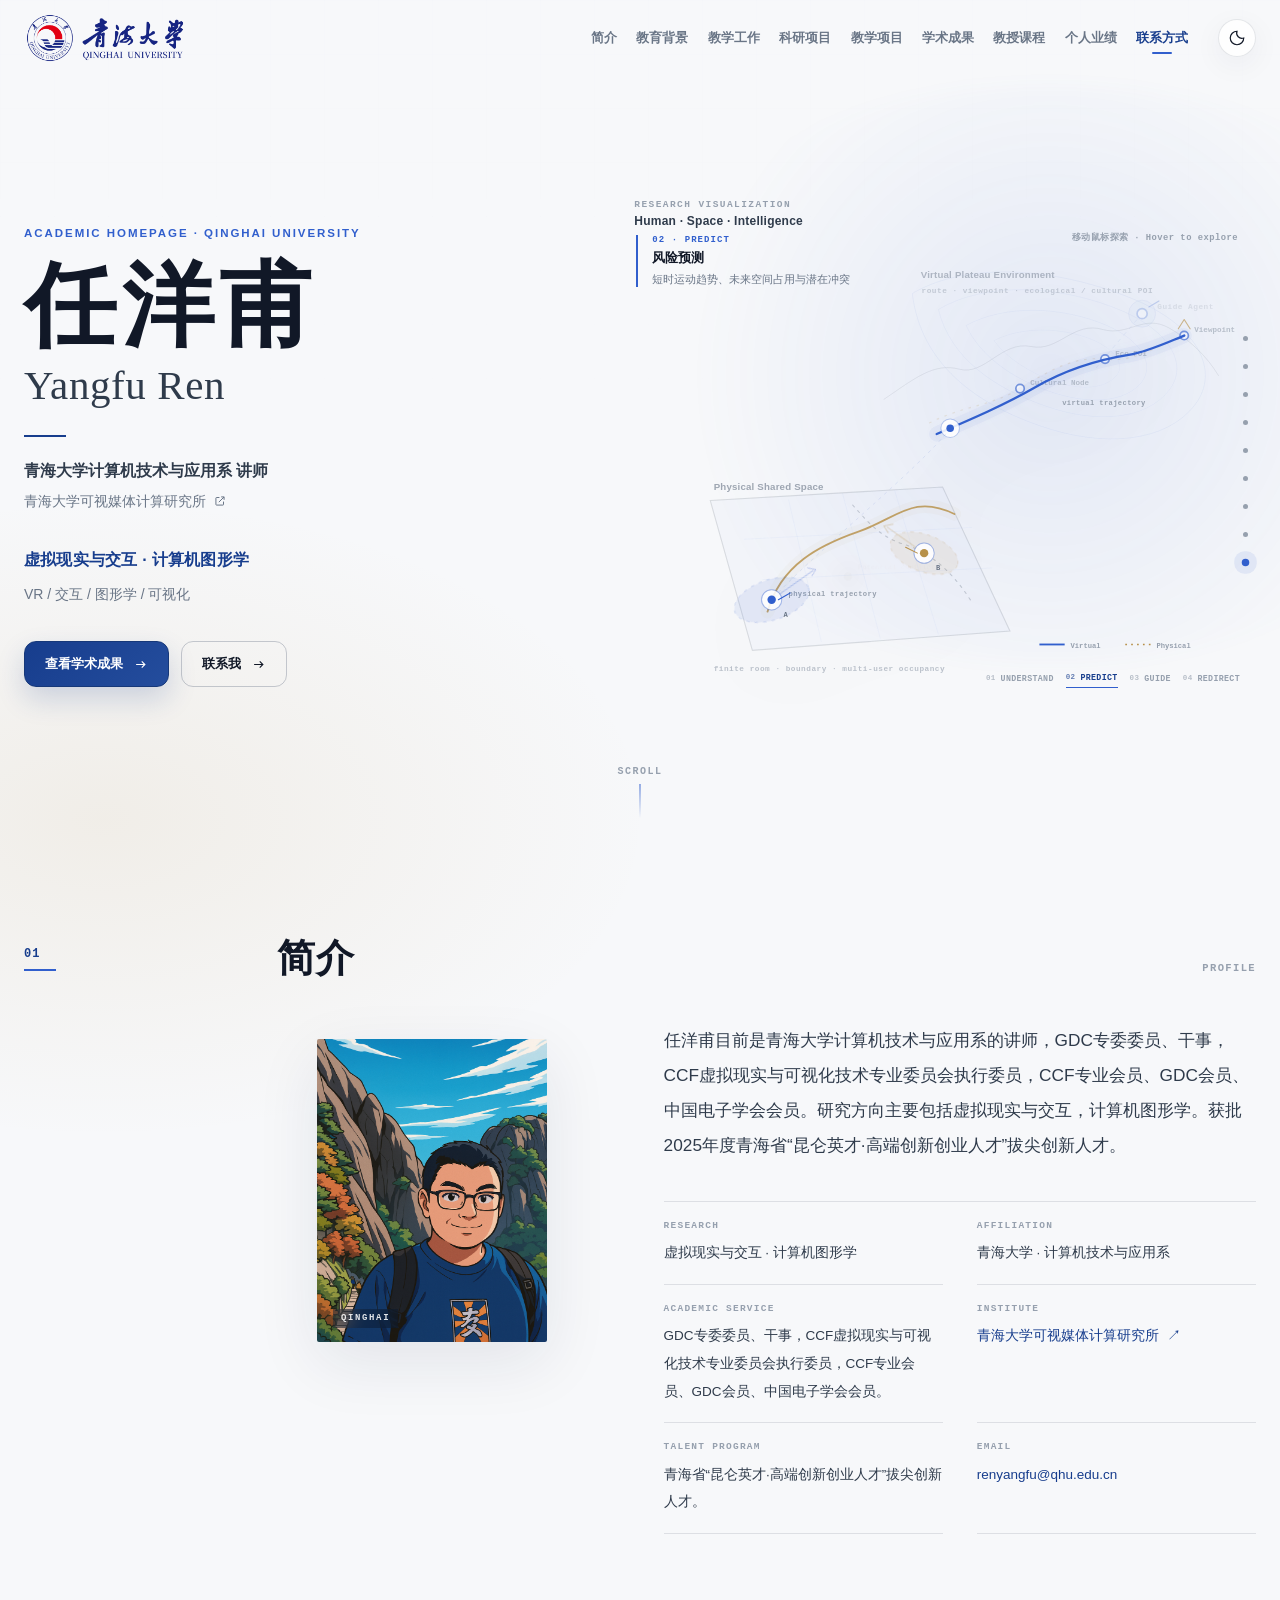
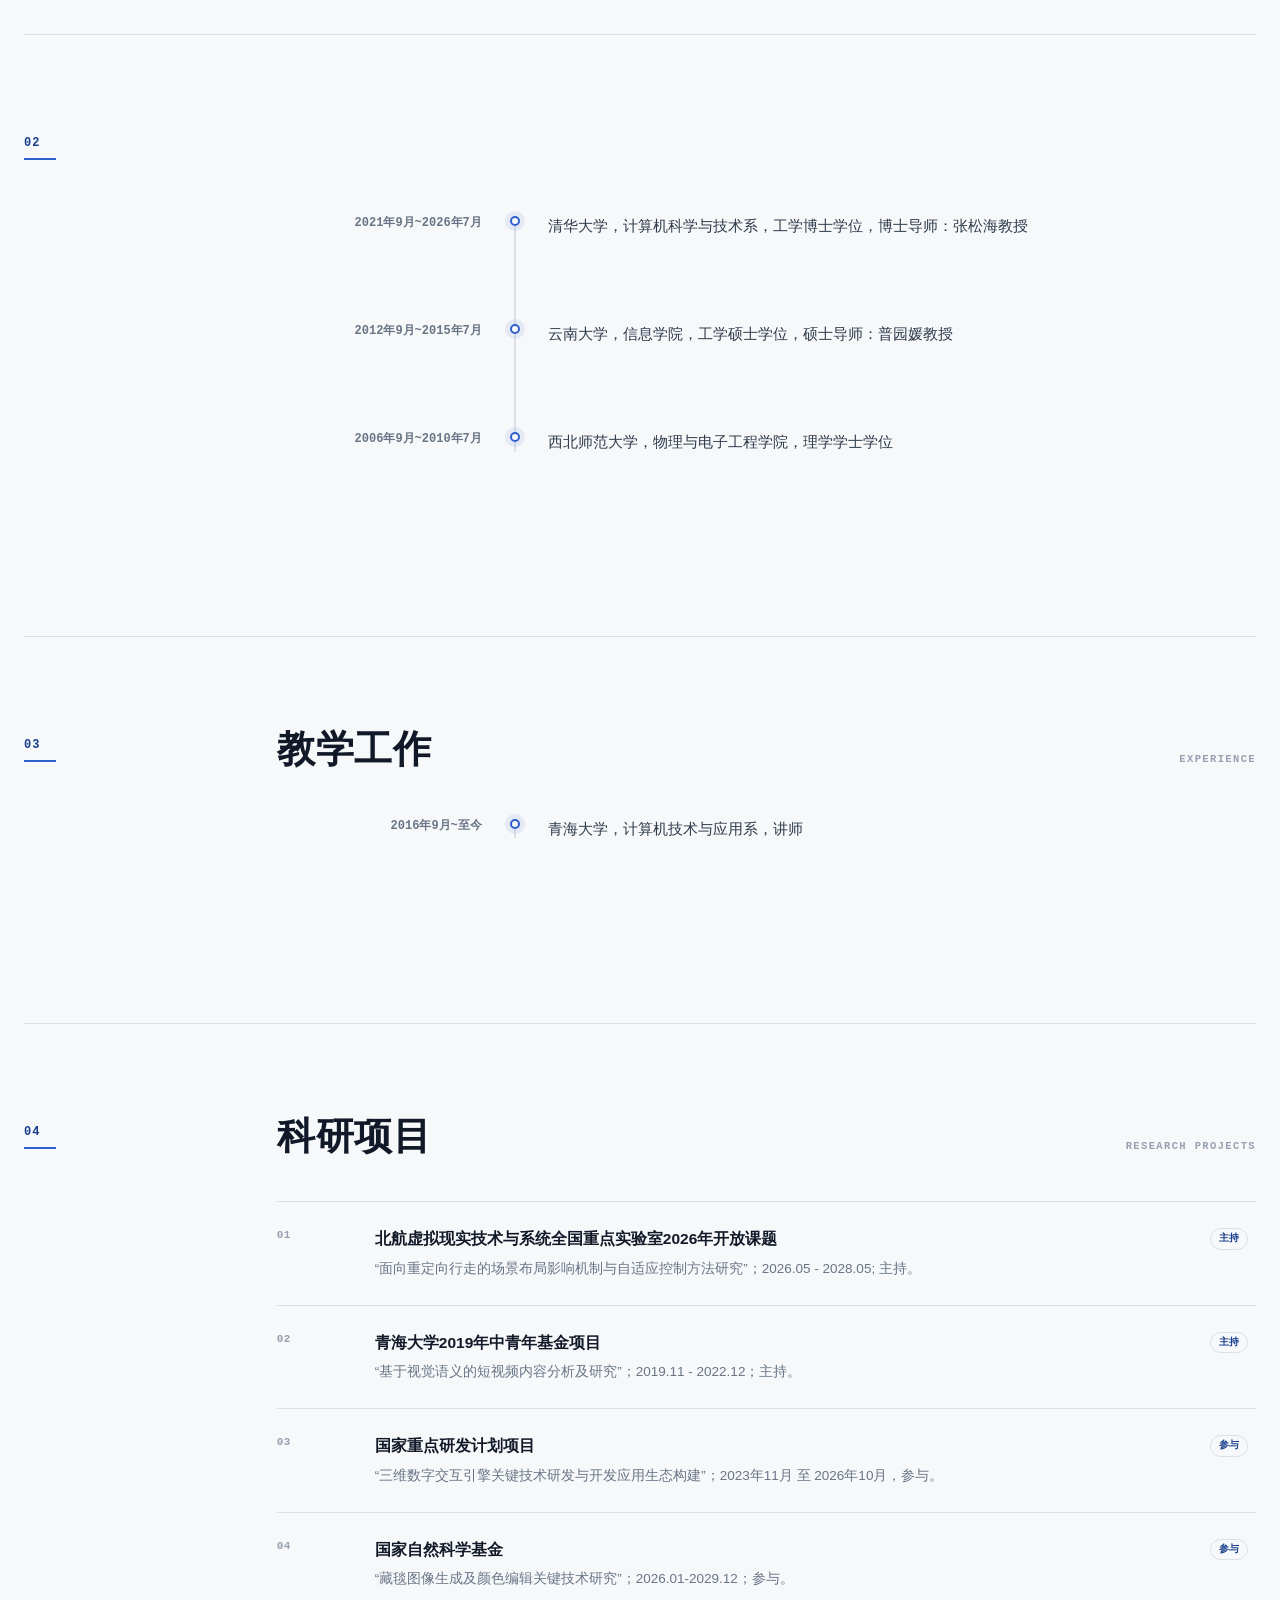
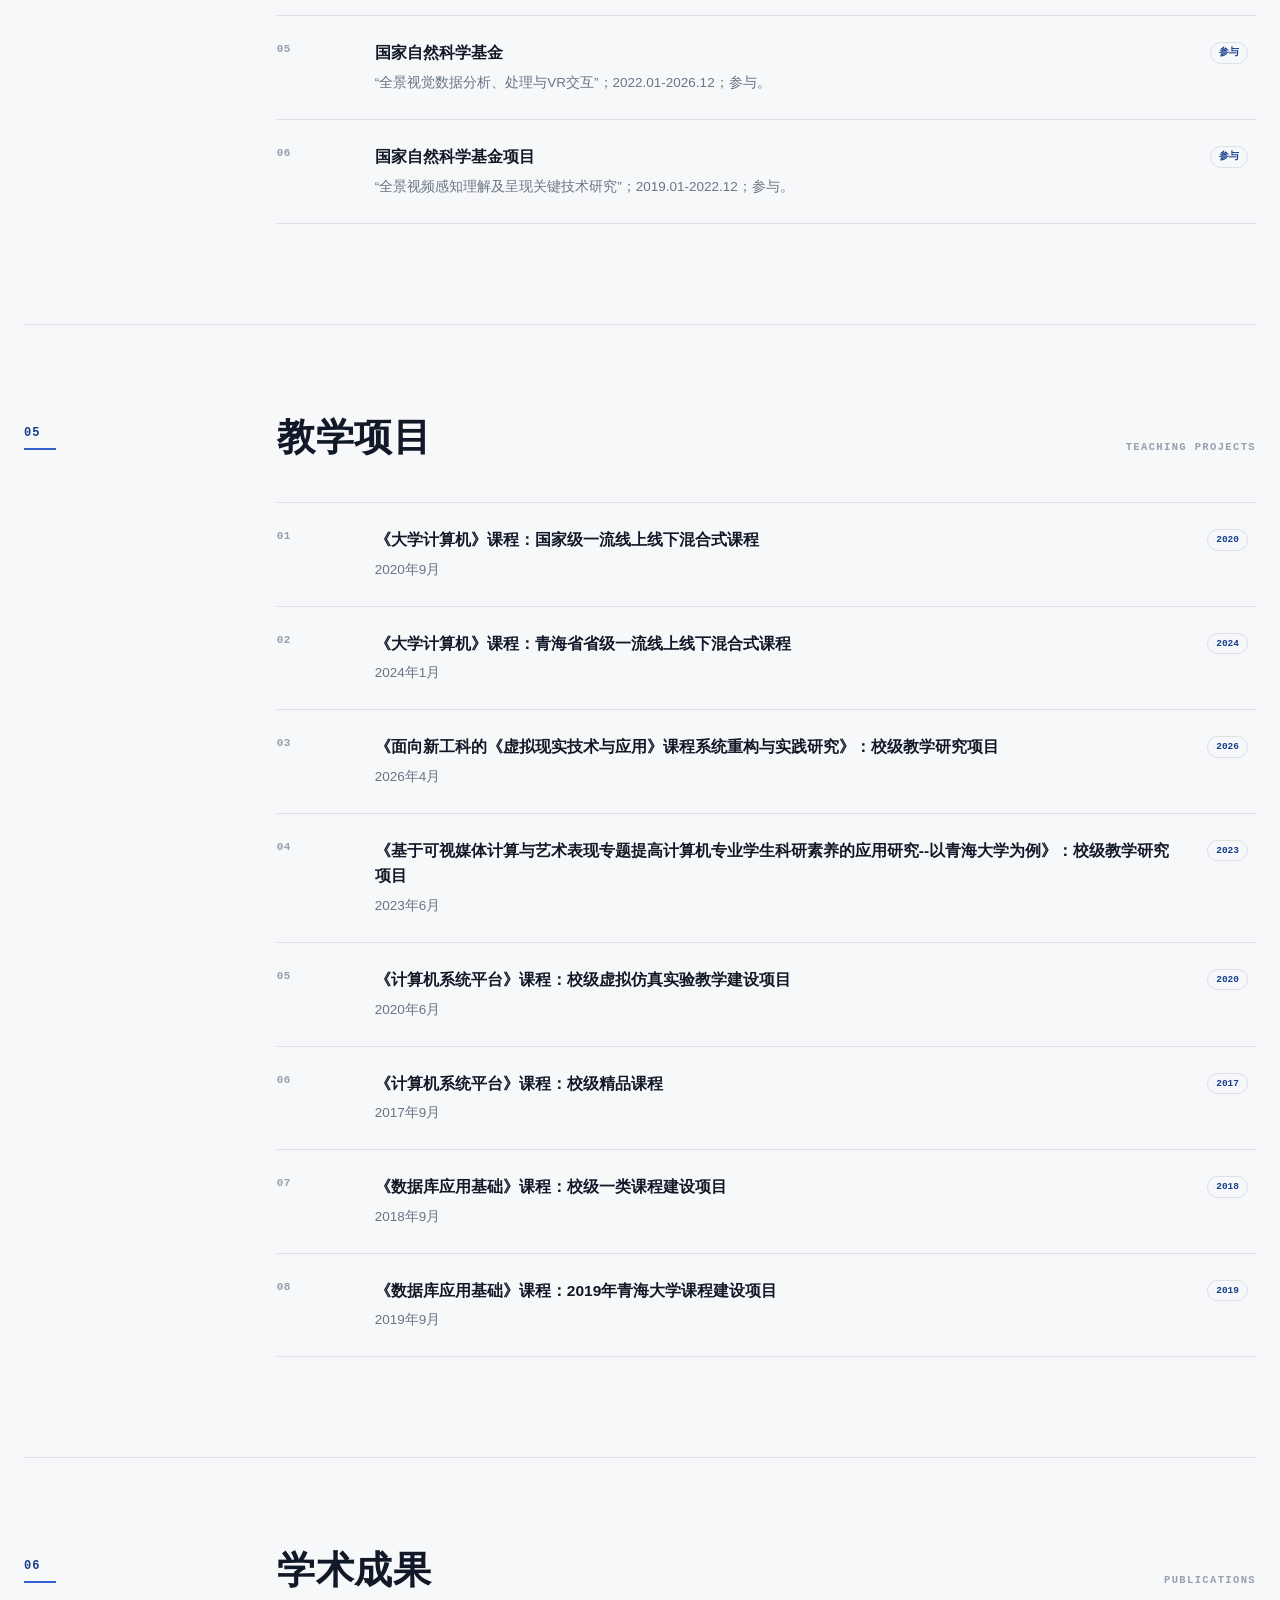
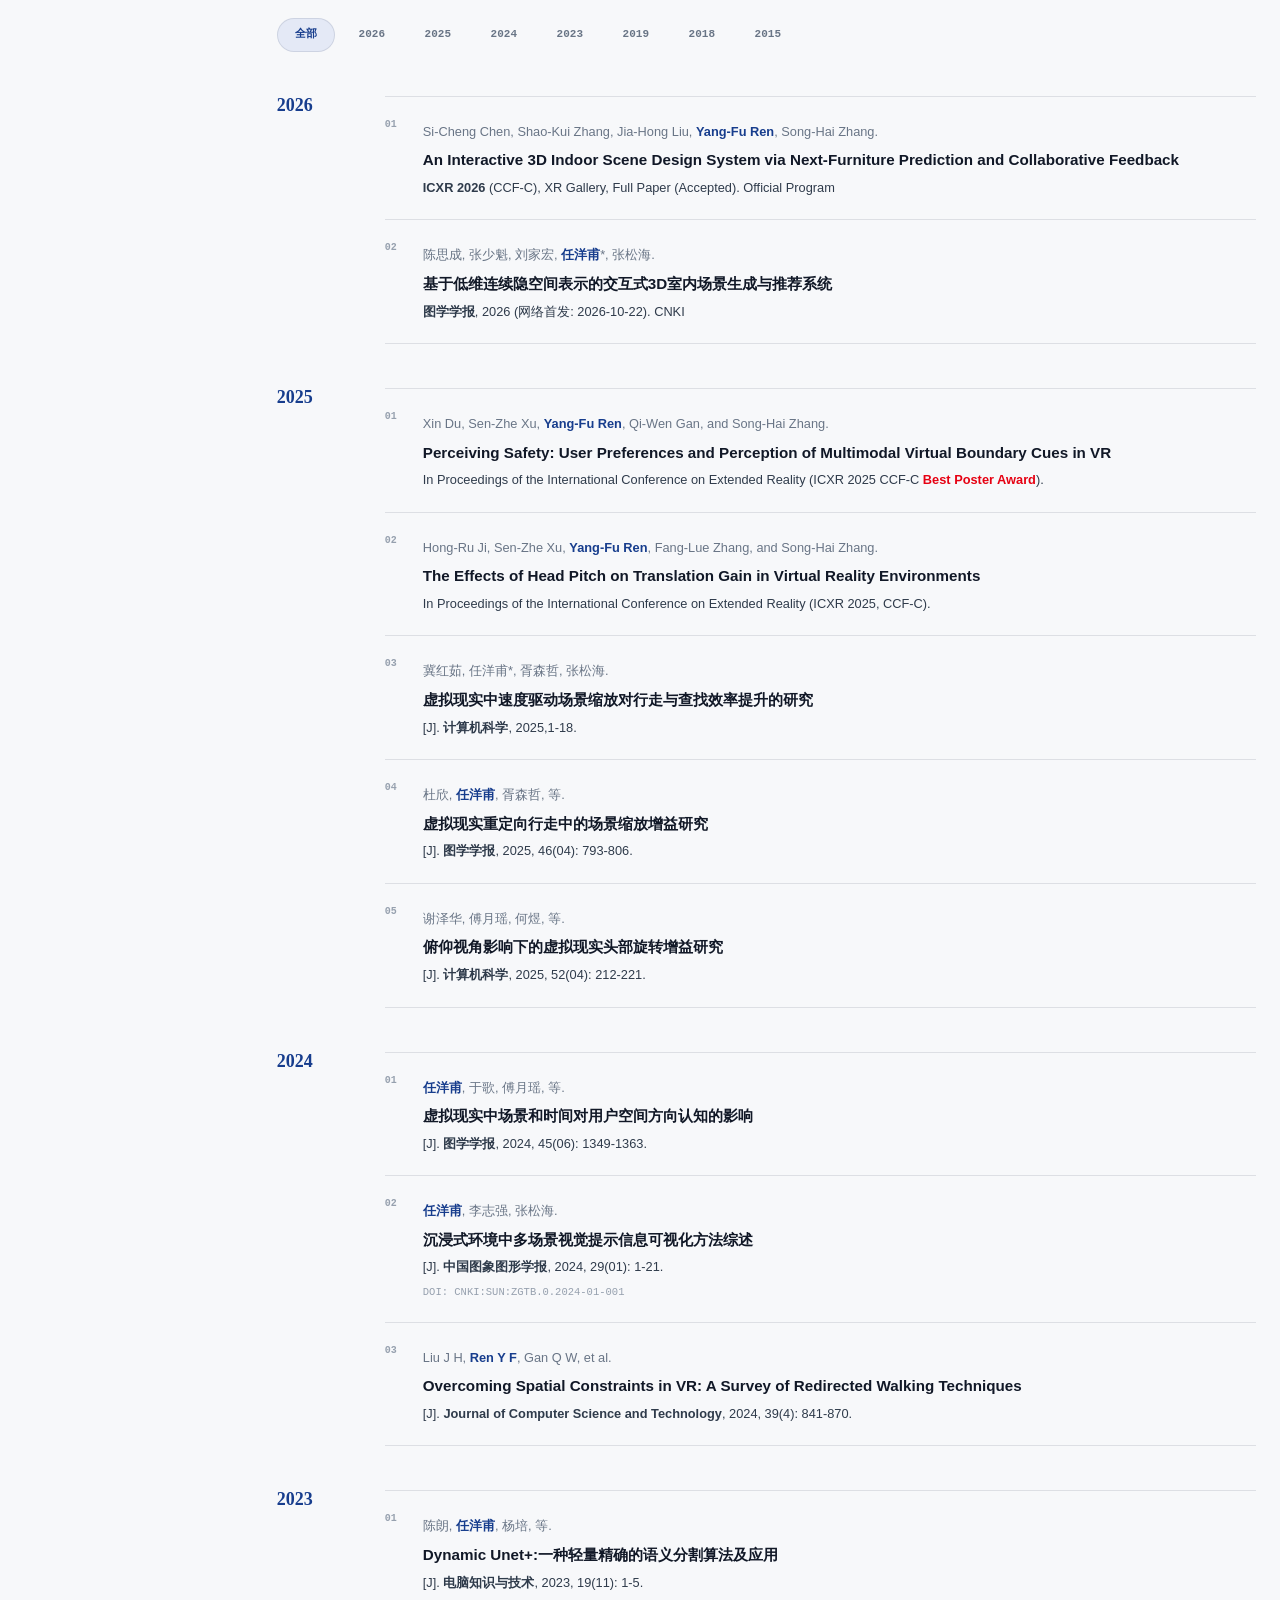
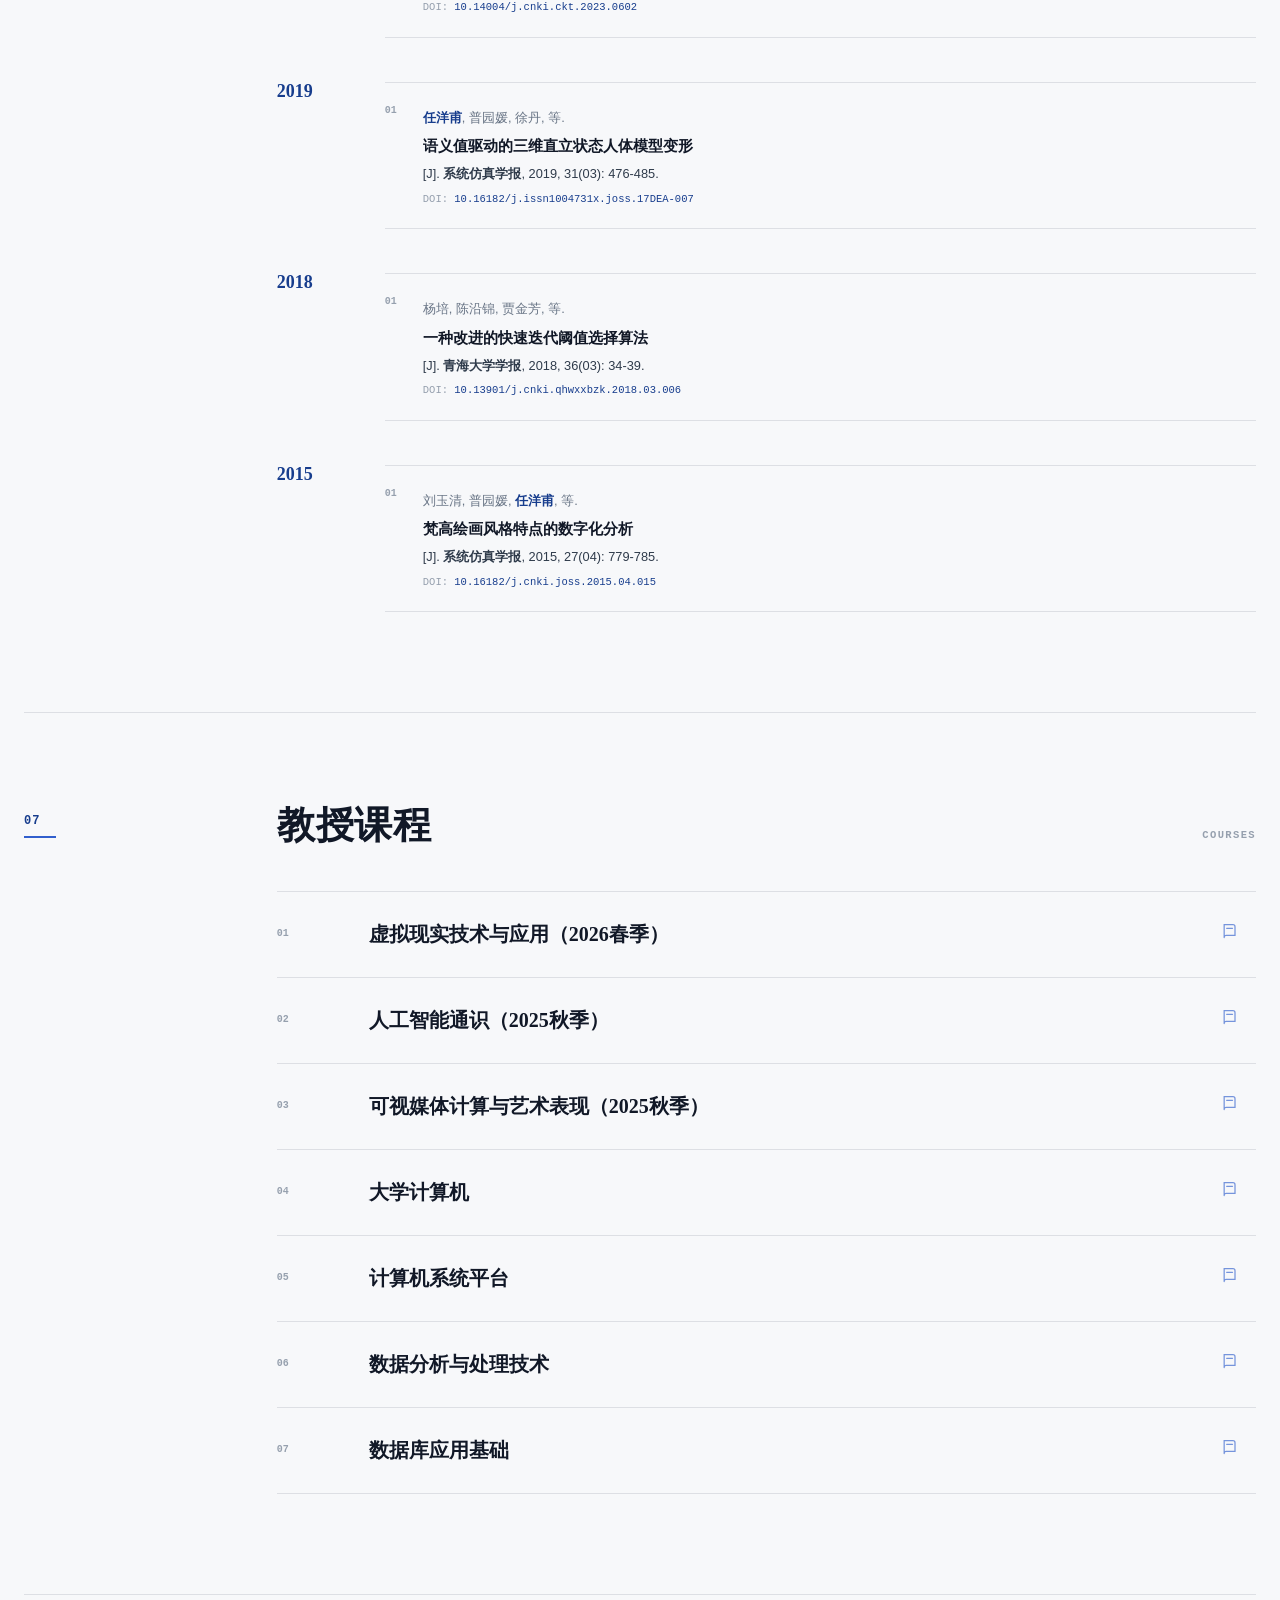
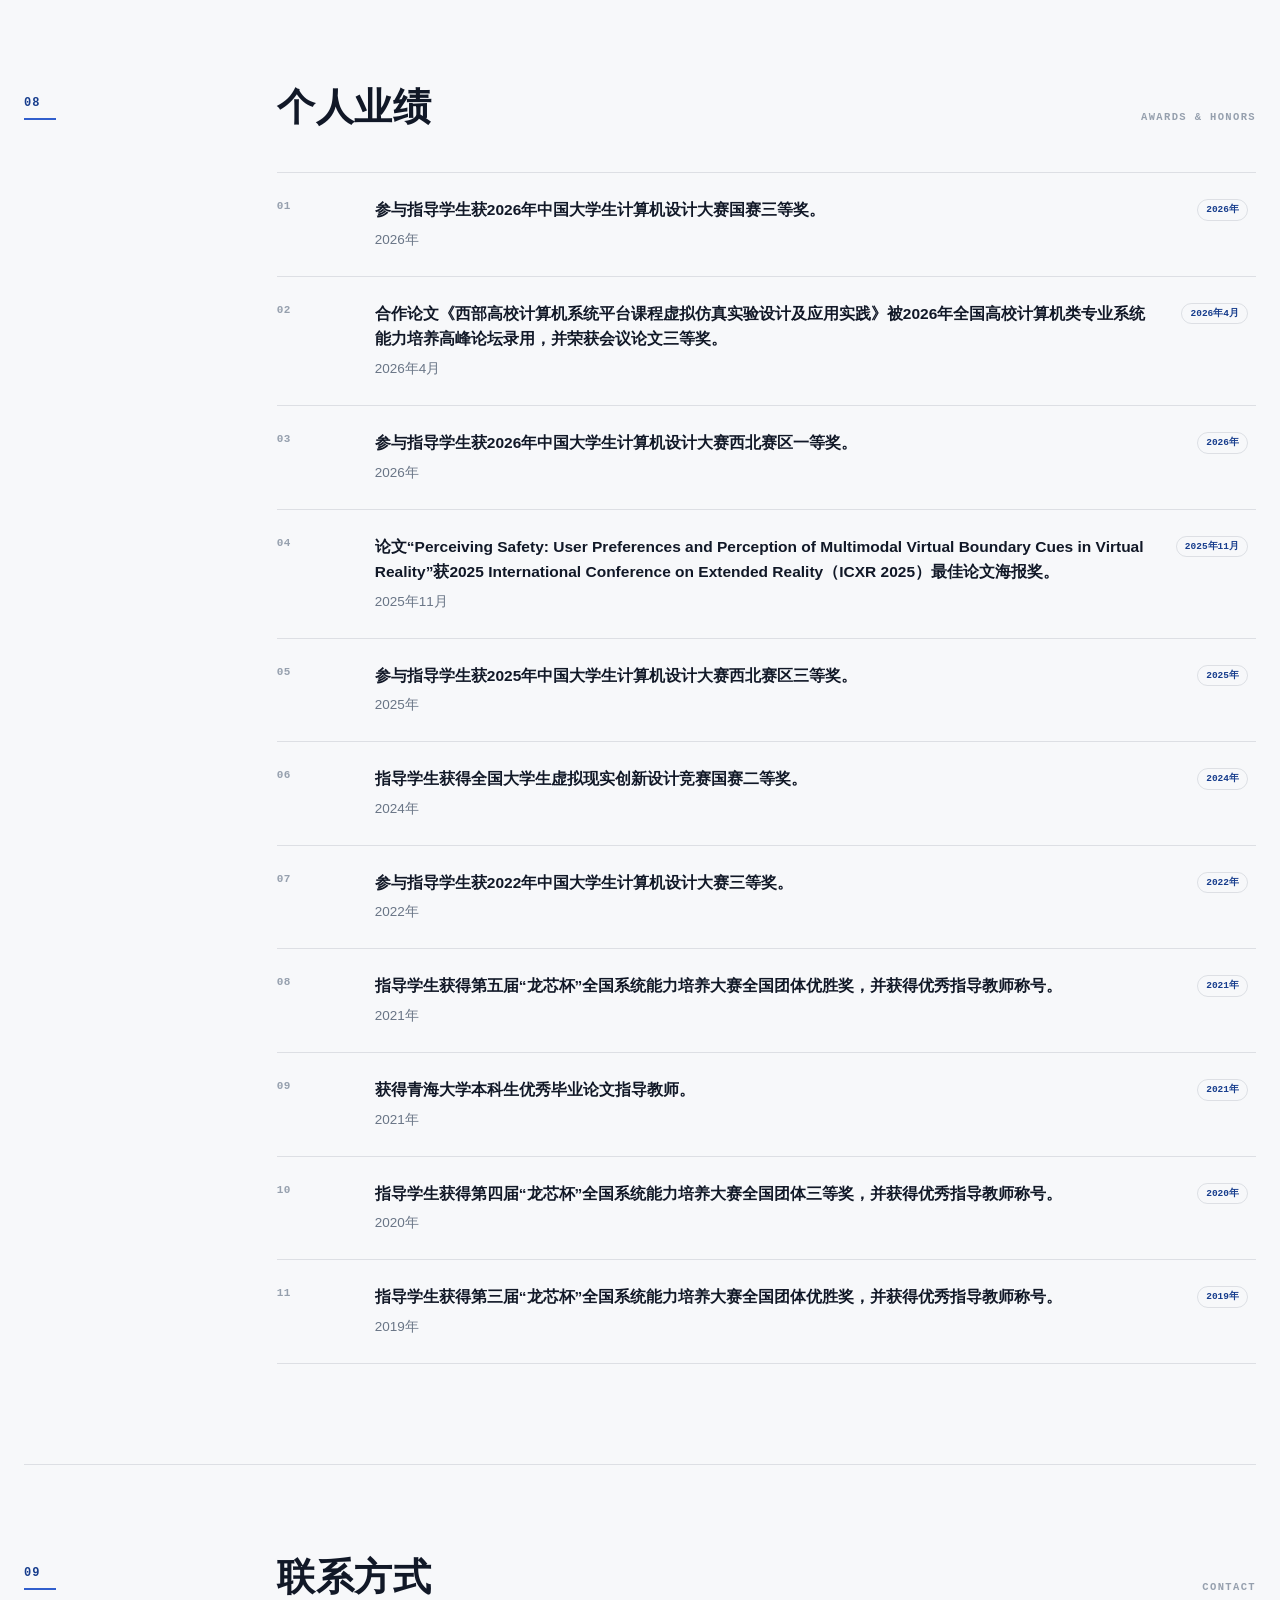
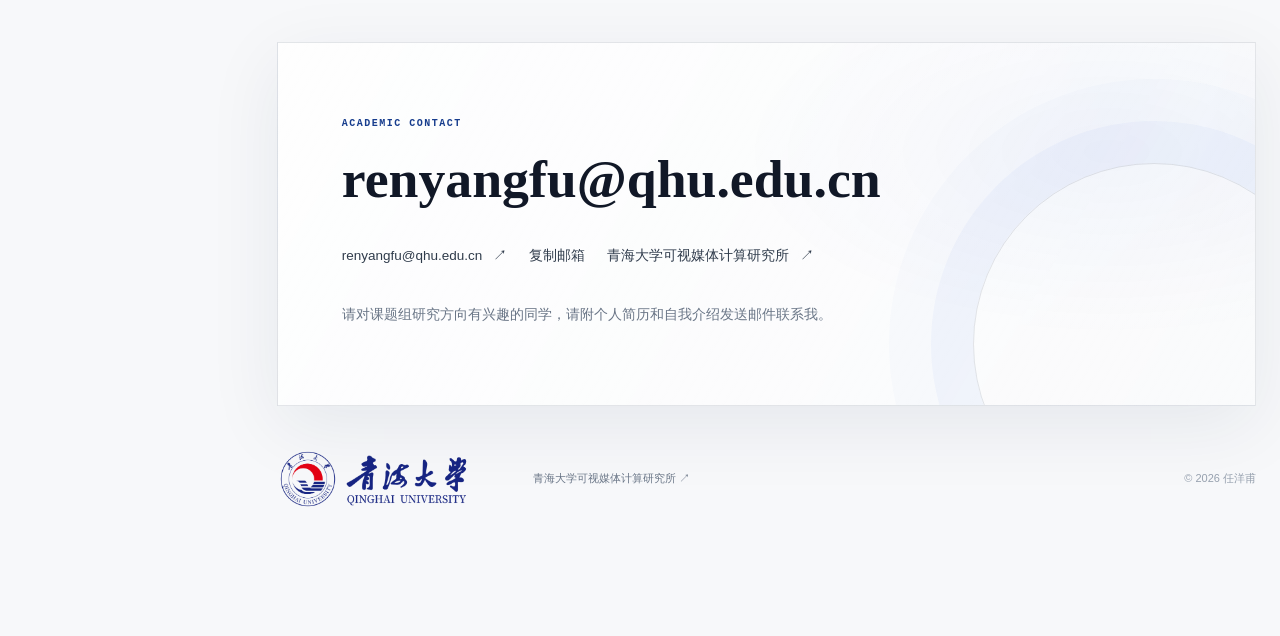
<file: index.html>
<!DOCTYPE html>
<html lang="zh-CN">
<head>
  <meta charset="UTF-8" />
  <meta name="viewport" content="width=device-width, initial-scale=1, viewport-fit=cover" />
  <title>任洋甫 | 青海大学 · 虚拟现实与计算机图形学</title>
  <meta name="description" content="任洋甫，青海大学计算机技术与应用系讲师，青海大学可视媒体计算研究所成员。研究方向包括虚拟现实与交互、计算机图形学。" />
  <meta name="theme-color" content="#f7f8fa" />
  <meta name="color-scheme" content="light dark" />
  <meta property="og:type" content="profile" />
  <meta property="og:title" content="任洋甫 | 个人学术主页" />
  <meta property="og:description" content="青海大学计算机技术与应用系讲师；研究方向：虚拟现实与交互、计算机图形学。" />
  <meta property="og:locale" content="zh_CN" />
  <script type="application/ld+json">
  {
    "@context": "https://schema.org",
    "@type": "Person",
    "name": "任洋甫",
    "alternateName": "Yangfu Ren",
    "jobTitle": "讲师",
    "affiliation": {
      "@type": "CollegeOrUniversity",
      "name": "青海大学",
      "department": "计算机技术与应用系"
    },
    "memberOf": {
      "@type": "Organization",
      "name": "青海大学可视媒体计算研究所",
      "url": "https://qhucvm.github.io/"
    },
    "email": "mailto:renyangfu@qhu.edu.cn",
    "alumniOf": [
      {"@type": "CollegeOrUniversity", "name": "清华大学"},
      {"@type": "CollegeOrUniversity", "name": "云南大学"},
      {"@type": "CollegeOrUniversity", "name": "西北师范大学"}
    ],
    "knowsAbout": ["虚拟现实与交互", "计算机图形学"]
  }
  </script>
  <link rel="stylesheet" href="style.css" />
</head>
<body id="top">
  <div class="scroll-progress" id="scrollProgress" aria-hidden="true"><span></span></div>
  <a class="skip-link" href="#main">跳到主要内容</a>

  <header class="site-header" id="siteHeader">
    <div class="header-inner">
      <a class="institution-mark" href="#top" aria-label="返回首页">
        <span class="institution-logo-frame">
          <img src="QHU.png" alt="青海大学 Qinghai University" />
        </span>
      </a>

      <nav class="primary-nav" aria-label="主导航">
        <button class="nav-toggle" id="navToggle" type="button" aria-expanded="false" aria-controls="navLinks">
          <span></span><span></span>
          <span class="sr-only">打开导航</span>
        </button>
        <div class="nav-links" id="navLinks"></div>
      </nav>

      <div class="header-tools">
        <button class="icon-button" id="themeToggle" type="button" aria-label="切换深浅色主题" title="切换主题">
          <svg viewBox="0 0 24 24" aria-hidden="true"><path d="M12 3a9 9 0 1 0 9 9 7 7 0 0 1-9-9Z"/></svg>
        </button>
      </div>
    </div>
  </header>

  <main id="main">
    <section class="hero" id="hero" aria-label="个人主页首页"></section>
    <div class="content-shell" id="contentShell"></div>
  </main>

  <aside class="section-rail" id="sectionRail" aria-label="页面章节导航"></aside>

  <button class="to-top" id="toTopBtn" type="button" aria-label="回到顶部">
    <svg viewBox="0 0 24 24" aria-hidden="true"><path d="M6 14l6-6 6 6"/></svg>
  </button>
  <div class="toast" id="toast" role="status" aria-live="polite"></div>

  <noscript>本主页需要启用 JavaScript 以显示完整内容。</noscript>
  <script src="data.js"></script>
  <script src="app.js"></script>
</body>
</html>
</file>
<file: style.css>
/* ============================================================
   Yangfu Ren Academic Homepage v2.1
   Design language: Academic Editorial × Spatial Computing
   ============================================================ */

:root {
  --paper: #f7f8fa;
  --paper-2: #ffffff;
  --paper-3: #f0f3f8;
  --ink: #111827;
  --ink-soft: #2f3b4b;
  --muted: #697586;
  --muted-2: #96a0ae;
  --line: rgba(18, 38, 68, .115);
  --line-strong: rgba(18, 38, 68, .22);
  --blue: #173d8d;
  --blue-2: #315fcd;
  --blue-soft: rgba(49, 95, 205, .09);
  --blue-faint: rgba(49, 95, 205, .035);
  --gold: #b79048;
  --gold-soft: rgba(183, 144, 72, .10);
  --surface: rgba(255, 255, 255, .72);
  --surface-strong: rgba(255, 255, 255, .92);
  --shadow-soft: 0 20px 70px rgba(20, 38, 68, .075);
  --shadow-float: 0 28px 70px rgba(20, 38, 68, .13);
  --header-h: 76px;
  --max: 1240px;
  --ease: cubic-bezier(.22, 1, .36, 1);
  --ease-soft: cubic-bezier(.2, .8, .2, 1);
  --serif: ui-serif, "Songti SC", "STSong", "Noto Serif CJK SC", "Source Han Serif SC", Georgia, "Times New Roman", serif;
  --sans: ui-sans-serif, -apple-system, BlinkMacSystemFont, "Segoe UI", "PingFang SC", "Hiragino Sans GB", "Microsoft YaHei", Arial, sans-serif;
  --mono: ui-monospace, SFMono-Regular, Menlo, Monaco, Consolas, monospace;
}

html[data-theme="dark"] {
  --paper: #090d14;
  --paper-2: #0d121b;
  --paper-3: #111824;
  --ink: #edf2f8;
  --ink-soft: #cbd5e1;
  --muted: #9aa8ba;
  --muted-2: #718096;
  --line: rgba(226, 235, 247, .11);
  --line-strong: rgba(226, 235, 247, .22);
  --blue: #9eb9ff;
  --blue-2: #789cff;
  --blue-soft: rgba(120, 156, 255, .10);
  --blue-faint: rgba(120, 156, 255, .045);
  --gold: #d8b56c;
  --gold-soft: rgba(216, 181, 108, .10);
  --surface: rgba(17, 24, 36, .70);
  --surface-strong: rgba(15, 22, 33, .94);
  --shadow-soft: 0 22px 74px rgba(0, 0, 0, .28);
  --shadow-float: 0 30px 82px rgba(0, 0, 0, .40);
}

* { box-sizing: border-box; }
html { scroll-behavior: smooth; }
body {
  margin: 0;
  min-width: 320px;
  overflow-x: hidden;
  color: var(--ink);
  background:
    radial-gradient(900px 520px at 74% -10%, var(--blue-soft), transparent 70%),
    radial-gradient(720px 420px at 8% 8%, var(--gold-soft), transparent 76%),
    var(--paper);
  font: 15.5px/1.78 var(--sans);
  text-rendering: optimizeLegibility;
  -webkit-font-smoothing: antialiased;
}

a { color: inherit; text-decoration: none; }
button, input, textarea, select { font: inherit; }
button { color: inherit; }
img { max-width: 100%; display: block; }
::selection { background: rgba(49,95,205,.16); }

.sr-only,
.skip-link {
  position: absolute !important;
  width: 1px !important;
  height: 1px !important;
  padding: 0 !important;
  margin: -1px !important;
  overflow: hidden !important;
  clip: rect(0, 0, 0, 0) !important;
  white-space: nowrap !important;
  border: 0 !important;
}
.skip-link:focus {
  position: fixed !important;
  width: auto !important;
  height: auto !important;
  left: 18px !important;
  top: 18px !important;
  clip: auto !important;
  z-index: 9999;
  padding: 10px 14px !important;
  margin: 0 !important;
  border-radius: 10px;
  color: white;
  background: #173d8d;
}

/* ---------- Global motion / scroll ---------- */
.scroll-progress {
  position: fixed;
  inset: 0 0 auto 0;
  height: 2px;
  z-index: 400;
  pointer-events: none;
}
.scroll-progress span {
  display: block;
  width: 100%;
  height: 100%;
  transform-origin: left center;
  transform: scaleX(0);
  background: linear-gradient(90deg, var(--blue-2), var(--gold));
  box-shadow: 0 0 18px rgba(49,95,205,.22);
}

/* ---------- Header ---------- */
.site-header {
  position: fixed;
  top: 0;
  left: 0;
  width: 100%;
  z-index: 300;
  transition: transform .45s var(--ease), background .3s ease, border-color .3s ease, box-shadow .3s ease;
}
.site-header.is-scrolled {
  background: color-mix(in srgb, var(--paper-2) 82%, transparent);
  border-bottom: 1px solid var(--line);
  box-shadow: 0 10px 36px rgba(18,38,68,.055);
  backdrop-filter: blur(20px) saturate(145%);
  -webkit-backdrop-filter: blur(20px) saturate(145%);
}
.site-header.is-hidden { transform: translateY(-110%); }
.header-inner {
  width: min(var(--max), calc(100% - 48px));
  min-height: var(--header-h);
  margin: 0 auto;
  display: grid;
  grid-template-columns: 225px minmax(0, 1fr) 44px;
  align-items: center;
  gap: 22px;
}
.institution-mark {
  display: inline-flex;
  align-items: center;
  min-width: 0;
}
.institution-logo-frame {
  display: block;
  width: 214px;
  height: 52px;
  overflow: hidden;
}
.institution-logo-frame img {
  width: 100%;
  height: 100%;
  object-fit: contain;
  object-position: left center;
  transition: transform .45s var(--ease), filter .25s ease;
}
.institution-mark:hover img { transform: translateX(2px) scale(1.012); }
html[data-theme="dark"] .institution-logo-frame img { filter: brightness(1.4) saturate(.92); }

.primary-nav { min-width: 0; }
.nav-links {
  display: flex;
  align-items: center;
  justify-content: flex-end;
  gap: clamp(8px, 1.2vw, 18px);
}
.nav-link {
  position: relative;
  display: inline-flex;
  align-items: center;
  min-height: 38px;
  padding: 0 2px;
  color: var(--muted);
  font-size: 12.5px;
  font-weight: 620;
  white-space: nowrap;
  transition: color .22s ease, transform .22s var(--ease);
}
.nav-link::after {
  content: "";
  position: absolute;
  left: 50%;
  bottom: 3px;
  width: 20px;
  height: 2px;
  border-radius: 999px;
  background: var(--blue-2);
  transform: translateX(-50%) scaleX(0);
  transform-origin: center;
  transition: transform .28s var(--ease);
}
.nav-link:hover { color: var(--ink); transform: translateY(-1px); }
.nav-link[aria-current="page"] { color: var(--blue); }
.nav-link[aria-current="page"]::after { transform: translateX(-50%) scaleX(1); }
.nav-toggle { display: none; }
.header-tools { display: flex; justify-content: flex-end; }
.icon-button,
.to-top {
  border: 1px solid var(--line);
  background: color-mix(in srgb, var(--surface-strong) 88%, transparent);
  box-shadow: 0 8px 30px rgba(18,38,68,.055);
  backdrop-filter: blur(14px);
  -webkit-backdrop-filter: blur(14px);
  cursor: pointer;
  transition: transform .22s var(--ease), border-color .22s ease, background .22s ease, box-shadow .22s ease;
}
.icon-button {
  width: 38px;
  height: 38px;
  display: grid;
  place-items: center;
  border-radius: 50%;
}
.icon-button svg { width: 18px; height: 18px; fill: none; stroke: currentColor; stroke-width: 1.6; }
.icon-button:hover { transform: translateY(-2px) rotate(-4deg); border-color: var(--line-strong); box-shadow: 0 14px 30px rgba(18,38,68,.09); }
.icon-button:active { transform: translateY(0) scale(.94); }

/* ---------- Hero ---------- */
.hero {
  position: relative;
  min-height: max(720px, 94vh);
  padding: calc(var(--header-h) + 64px) 24px 74px;
  display: grid;
  align-items: center;
  overflow: hidden;
  isolation: isolate;
}
.hero::before {
  content: "";
  position: absolute;
  inset: 0;
  z-index: -3;
  background:
    linear-gradient(rgba(49,95,205,.035) 1px, transparent 1px),
    linear-gradient(90deg, rgba(49,95,205,.035) 1px, transparent 1px);
  background-size: 54px 54px;
  mask-image: linear-gradient(to bottom, rgba(0,0,0,.25), transparent 70%);
  opacity: .7;
}
.hero::after {
  content: "";
  position: absolute;
  z-index: -2;
  width: 900px;
  height: 580px;
  right: -220px;
  top: 84px;
  border-radius: 50%;
  background: radial-gradient(circle, rgba(49,95,205,.10), transparent 67%);
  filter: blur(8px);
}
.hero-inner {
  width: min(var(--max), 100%);
  margin: 0 auto;
  display: grid;
  grid-template-columns: minmax(0, .88fr) minmax(500px, 1.12fr);
  align-items: center;
  gap: clamp(54px, 7vw, 110px);
}
.hero-copy { position: relative; z-index: 3; }
.hero-eyebrow {
  margin: 0 0 22px;
  color: var(--blue-2);
  font: 700 11.5px/1.4 var(--sans);
  letter-spacing: .17em;
  text-transform: uppercase;
}
.hero-name-cn {
  margin: 0;
  color: var(--ink);
  font: 600 clamp(64px, 7.2vw, 104px)/.95 var(--serif);
  letter-spacing: .06em;
}
.hero-name-en {
  margin: 13px 0 0;
  color: var(--ink-soft);
  font: 540 clamp(31px, 3.2vw, 47px)/1.05 var(--serif);
  letter-spacing: .015em;
}
.hero-rule {
  width: 42px;
  height: 2px;
  margin: 28px 0 20px;
  background: var(--blue);
  transform-origin: left;
}
.hero-role {
  margin: 0;
  color: var(--ink-soft);
  font-weight: 680;
  line-height: 1.75;
}
.hero-institute {
  display: inline-flex;
  align-items: center;
  gap: 7px;
  margin-top: 5px;
  color: var(--muted);
  font-size: 14px;
  transition: color .22s ease;
}
.hero-institute svg { width: 14px; height: 14px; fill: none; stroke: currentColor; stroke-width: 1.7; transition: transform .22s var(--ease); }
.hero-institute:hover { color: var(--blue); }
.hero-institute:hover svg { transform: translate(2px,-2px); }
.hero-focus {
  margin: 32px 0 7px;
  color: var(--blue);
  font-size: 16px;
  font-weight: 760;
  letter-spacing: .015em;
}
.hero-keywords {
  margin: 0;
  color: var(--muted);
  font-size: 14px;
  line-height: 1.8;
}
.hero-actions {
  display: flex;
  flex-wrap: wrap;
  gap: 12px;
  margin-top: 34px;
}
.button {
  --mx: 0px;
  --my: 0px;
  position: relative;
  display: inline-flex;
  align-items: center;
  justify-content: center;
  gap: 10px;
  min-height: 46px;
  padding: 0 20px;
  border: 1px solid var(--line-strong);
  border-radius: 12px;
  overflow: hidden;
  color: var(--ink);
  background: transparent;
  font-size: 13px;
  font-weight: 700;
  transform: translate(var(--mx),var(--my));
  transition: transform .18s var(--ease), box-shadow .25s ease, border-color .25s ease, background .25s ease, color .25s ease;
}
.button::before {
  content: "";
  position: absolute;
  width: 90px;
  height: 90px;
  left: -100px;
  top: -22px;
  border-radius: 50%;
  background: rgba(255,255,255,.25);
  transition: left .55s var(--ease);
}
.button:hover::before { left: calc(100% + 18px); }
.button:hover { transform: translate(var(--mx), calc(var(--my) - 2px)); box-shadow: 0 16px 34px rgba(18,38,68,.12); border-color: var(--blue-2); }
.button:active { transform: translate(var(--mx), var(--my)) scale(.98); }
.button-primary { color: #fff; border-color: #163879; background: linear-gradient(135deg, #173d8d, #244d9d); box-shadow: 0 12px 28px rgba(23,61,141,.18); }
.button-primary svg,
.button-secondary svg { width: 15px; height: 15px; fill: none; stroke: currentColor; stroke-width: 1.8; transition: transform .22s var(--ease); }
.button:hover svg { transform: translateX(3px); }

.hero-visual {
  position: relative;
  min-height: 550px;
  display: grid;
  place-items: center;
  perspective: 1400px;
  isolation: isolate;
}
.research-visual-heading {
  position: absolute;
  left: 18px;
  top: 18px;
  z-index: 4;
  display: grid;
  gap: 3px;
  pointer-events: none;
}
.research-visual-heading span {
  color: var(--muted-2);
  font: 700 9.5px/1.2 var(--mono);
  letter-spacing: .15em;
}
.research-visual-heading strong {
  color: var(--ink-soft);
  font: 650 12px/1.4 var(--sans);
  letter-spacing: .02em;
}
.spatial-stage {
  --rx: 0deg;
  --ry: 0deg;
  --tx: 0px;
  --ty: 0px;
  position: relative;
  width: min(100%, 760px);
  aspect-ratio: 1.34;
  transform-style: preserve-3d;
  transform: translate3d(var(--tx),var(--ty),0) rotateX(var(--rx)) rotateY(var(--ry));
  transition: transform .58s var(--ease-soft), filter .35s ease;
  filter: drop-shadow(0 38px 50px rgba(31,65,130,.065));
}
.spatial-svg { width: 100%; height: 100%; overflow: visible; }
.spatial-svg .research-layer {
  transform-origin: center;
  transition: opacity .42s ease, filter .42s ease, transform .42s var(--ease);
}
.spatial-svg [tabindex="0"] { outline: none; cursor: default; }

/* Scientific figure: plateau / virtual space */
.plateau-terrain { opacity: .76; }
.plateau-ridge {
  fill: none;
  stroke: var(--ink-soft);
  stroke-width: 1.15;
  stroke-opacity: .18;
}
.terrain-contour {
  fill: none;
  stroke: var(--blue-2);
  stroke-opacity: .12;
  stroke-width: 1;
}
.contour-2 { stroke-opacity: .10; }
.contour-3 { stroke-opacity: .09; }
.contour-4 { stroke-opacity: .075; }
.virtual-trail {
  fill: none;
  stroke: var(--gold);
  stroke-width: 1.4;
  stroke-opacity: .32;
  stroke-dasharray: 3 7;
}
.spatial-label {
  fill: var(--muted);
  font: 650 11.5px/1 var(--sans);
  letter-spacing: .02em;
}
.spatial-label-small,
.spatial-label-tiny {
  fill: var(--muted-2);
  font: 600 9.2px/1 var(--mono);
  letter-spacing: .065em;
}
.poi { cursor: pointer !important; }
.poi-hit { fill: transparent; pointer-events: all; }
.poi-dot {
  fill: var(--paper-2);
  stroke: var(--blue-2);
  stroke-width: 2;
  transition: r .22s var(--ease), fill .22s ease, filter .22s ease;
}
.poi-mark { fill: none; stroke: var(--gold); stroke-width: 1.3; stroke-linecap: round; stroke-linejoin: round; }
.poi text { fill: var(--muted-2); font: 600 9px/1 var(--mono); transition: fill .22s ease; }
.poi:hover .poi-dot,
.poi:focus .poi-dot { r: 7px; fill: var(--blue-2); filter: drop-shadow(0 0 7px rgba(49,95,205,.28)); }
.poi:hover text,
.poi:focus text { fill: var(--blue); }

/* Virtual / physical paths */
.virtual-route,
.physical-route,
.physical-route-secondary,
.interactive-route,
.virtual-route-glow,
.physical-route-glow,
.space-correspondence,
.guide-link {
  fill: none;
  stroke-linecap: round;
  stroke-linejoin: round;
}
.virtual-route-glow {
  stroke: var(--blue-2);
  stroke-width: 18;
  stroke-opacity: .045;
}
.virtual-route {
  stroke: var(--blue-2);
  stroke-width: 2.8;
  filter: drop-shadow(0 0 7px rgba(49,95,205,.18));
}
.interactive-route {
  stroke: var(--blue-2);
  stroke-width: 2.2;
  stroke-dasharray: 5 6;
  stroke-opacity: 0;
  transition: stroke-opacity .28s ease;
}
.spatial-stage.is-poi-hover .interactive-route { stroke-opacity: .88; }
.physical-route-glow {
  stroke: var(--gold);
  stroke-width: 16;
  stroke-opacity: .038;
}
.physical-route {
  stroke: var(--gold);
  stroke-width: 2.2;
  stroke-opacity: .82;
}
.physical-route-secondary {
  stroke: var(--muted);
  stroke-width: 1.25;
  stroke-opacity: .34;
  stroke-dasharray: 3 6;
}
.path-draw {
  stroke-dasharray: var(--path-length, 1000);
  stroke-dashoffset: var(--path-length, 1000);
  animation: pathDraw 1.8s .32s var(--ease) forwards;
}
.physical-route.path-draw { animation-delay: .52s; }
@keyframes pathDraw { to { stroke-dashoffset: 0; } }
.path-label { fill: var(--muted-2); font: 600 8.5px/1 var(--mono); letter-spacing: .05em; }

/* Physical room */
.physical-floor {
  fill: color-mix(in srgb, var(--blue-soft) 38%, transparent);
  stroke: none;
}
.physical-boundary {
  fill: none;
  stroke: var(--ink-soft);
  stroke-width: 1.3;
  stroke-opacity: .24;
}
.physical-grid {
  fill: none;
  stroke: var(--blue-2);
  stroke-width: .9;
  stroke-opacity: .075;
}

/* Users and cross-space correspondence */
.user-ring,
.virtual-user-ring {
  fill: color-mix(in srgb, var(--paper-2) 88%, transparent);
  stroke: var(--blue-2);
  stroke-width: 1.2;
  stroke-opacity: .42;
}
.user-core,
.virtual-user-core { fill: var(--blue-2); }
.user-core-b { fill: var(--gold); }
.user-heading {
  fill: none;
  stroke: var(--blue-2);
  stroke-width: 1.25;
  stroke-linecap: round;
}
.physical-user-b .user-heading { stroke: var(--gold); }
.physical-user text { fill: var(--muted); font: 700 8.5px/1 var(--mono); }
.virtual-user-ring { stroke-opacity: .32; }
.space-correspondence {
  stroke: var(--blue-2);
  stroke-width: .9;
  stroke-opacity: .14;
  stroke-dasharray: 3 6;
}

/* Prediction / risk */
.layer-prediction { opacity: .26; }
.prediction ellipse {
  fill: var(--blue-soft);
  stroke: var(--blue-2);
  stroke-width: 1;
  stroke-opacity: .26;
  stroke-dasharray: 4 6;
}
.prediction-b ellipse { fill: var(--gold-soft); stroke: var(--gold); }
.prediction path { fill: none; stroke: var(--blue-2); stroke-width: 1.1; stroke-opacity: .36; }
.prediction-b path { stroke: var(--gold); }
.risk-zone {
  --risk: 0;
  opacity: calc(.12 + var(--risk) * .78);
  transition: opacity .18s ease;
  color: #c07b45;
}
.risk-halo { fill: url(#riskGradient); }
.risk-dot { fill: var(--gold); opacity: calc(.2 + var(--risk) * .8); }
.risk-zone text { fill: var(--gold); font: 650 8.5px/1 var(--mono); opacity: calc(.2 + var(--risk) * .8); }

/* Guide agent */
.layer-agent { opacity: .42; }
.guide-link {
  stroke: var(--blue-2);
  stroke-width: 1.15;
  stroke-opacity: .28;
  stroke-dasharray: 4 6;
}
.agent-orbit { fill: var(--blue-soft); stroke: var(--blue-2); stroke-width: 1; stroke-opacity: .26; }
.agent-core { fill: var(--paper-2); stroke: var(--blue-2); stroke-width: 2; }
.agent-heading { fill: none; stroke: var(--blue-2); stroke-width: 1.4; stroke-linecap: round; }
.agent-marker { transform-box: fill-box; transform-origin: center; animation: agentFloat 3.6s ease-in-out infinite; }
@keyframes agentFloat { 0%,100% { translate: 0 0; } 50% { translate: 0 -4px; } }

/* Dynamic pointer constraint */
.avoid-region { opacity: 0; pointer-events: none; transition: opacity .24s ease; }
.avoid-region circle:first-child {
  fill: var(--gold-soft);
  stroke: var(--gold);
  stroke-width: 1;
  stroke-opacity: .34;
  stroke-dasharray: 4 6;
}
.avoid-region circle:nth-child(2) { fill: var(--gold); opacity: .55; }
.avoid-region text { fill: var(--gold); font: 600 8.2px/1 var(--mono); }
.spatial-stage.has-dynamic-constraint .avoid-region { opacity: .82; }

/* Layer storytelling: subtle emphasis, never dashboard-like */
.spatial-stage[data-stage="understand"] .layer-space { opacity: 1; filter: saturate(1.04); }
.spatial-stage[data-stage="understand"] .layer-prediction { opacity: .15; }
.spatial-stage[data-stage="understand"] .layer-agent { opacity: .22; }
.spatial-stage[data-stage="predict"] .layer-prediction { opacity: .92; }
.spatial-stage[data-stage="predict"] .layer-space { opacity: .62; }
.spatial-stage[data-stage="predict"] .layer-agent { opacity: .24; }
.spatial-stage[data-stage="guide"] .layer-agent { opacity: 1; filter: drop-shadow(0 0 8px rgba(49,95,205,.16)); }
.spatial-stage[data-stage="guide"] .layer-prediction { opacity: .48; }
.spatial-stage[data-stage="redirect"] .layer-redirect { opacity: 1; filter: saturate(1.08); }
.spatial-stage[data-stage="redirect"] .virtual-route,
.spatial-stage[data-stage="redirect"] .physical-route { stroke-width: 3; }
.spatial-stage[data-stage="redirect"] .layer-prediction { opacity: .22; }
.spatial-stage[data-focus] .research-layer { opacity: .16; filter: none; }
.spatial-stage[data-focus="space"] .layer-space,
.spatial-stage[data-focus="prediction"] .layer-prediction,
.spatial-stage[data-focus="agent"] .layer-agent,
.spatial-stage[data-focus="redirect"] .layer-redirect,
.spatial-stage[data-focus="users"] .layer-users { opacity: 1; filter: saturate(1.06); }
.spatial-stage.has-dynamic-constraint .layer-redirect { opacity: 1 !important; }

.research-legend text { fill: var(--muted-2); font: 600 8.5px/1 var(--mono); }
.legend-virtual { stroke: var(--blue-2); stroke-width: 2.2; }
.legend-physical { stroke: var(--gold); stroke-width: 2; stroke-dasharray: 2 5; }

/* Caption and lightweight controls */
.research-visual-caption {
  position: absolute;
  left: 20px;
  top: 54px;
  bottom: auto;
  z-index: 5;
  width: min(330px, 54%);
  display: grid;
  gap: 3px;
  padding-left: 14px;
  border-left: 2px solid var(--blue-2);
  pointer-events: none;
  transition: opacity .25s ease, transform .3s var(--ease);
}
.visual-step {
  color: var(--blue-2);
  font: 700 9px/1.2 var(--mono);
  letter-spacing: .12em;
}
.research-visual-caption strong {
  color: var(--ink);
  font: 700 13px/1.45 var(--sans);
}
.research-visual-caption > span:last-child {
  color: var(--muted);
  font: 500 10.8px/1.55 var(--sans);
}
.research-stage-nav {
  position: absolute;
  right: 16px;
  bottom: 42px;
  z-index: 6;
  display: flex;
  gap: 12px;
}
.research-stage-button {
  display: inline-flex;
  align-items: center;
  gap: 5px;
  padding: 4px 0 5px;
  border: 0;
  border-bottom: 1px solid transparent;
  color: var(--muted-2);
  background: transparent;
  cursor: pointer;
  font: 650 8.3px/1 var(--mono);
  letter-spacing: .04em;
  transition: color .22s ease, border-color .22s ease, transform .22s var(--ease);
}
.research-stage-button span { font-size: 7.5px; opacity: .65; }
.research-stage-button:hover,
.research-stage-button:focus-visible,
.research-stage-button.is-active {
  color: var(--blue);
  border-color: var(--blue-2);
  transform: translateY(-1px);
  outline: none;
}
.research-visual-hint {
  position: absolute;
  right: 18px;
  top: 52px;
  z-index: 5;
  color: var(--muted-2);
  font: 600 8.8px/1.3 var(--mono);
  letter-spacing: .055em;
  transition: opacity .5s ease, transform .5s var(--ease);
  pointer-events: none;
}
.research-visual-hint.is-muted { opacity: .42; }
.research-visual-hint.is-hidden { opacity: 0; transform: translateY(-4px); }

.hero-scroll-cue {
  position: absolute;
  left: 50%;
  bottom: 28px;
  transform: translateX(-50%);
  display: grid;
  justify-items: center;
  gap: 7px;
  color: var(--muted-2);
  font: 600 10px/1 var(--mono);
  letter-spacing: .15em;
  text-transform: uppercase;
}
.hero-scroll-cue span {
  width: 1px;
  height: 34px;
  background: linear-gradient(var(--blue-2), transparent);
  transform-origin: top;
  animation: cue 1.8s ease-in-out infinite;
}
@keyframes cue { 0%,100% { transform: scaleY(.45); opacity: .35; } 50% { transform: scaleY(1); opacity: 1; } }

/* ---------- Main content ---------- */
.content-shell {
  position: relative;
  width: min(var(--max), calc(100% - 48px));
  margin: 0 auto;
}
.section-block {
  position: relative;
  scroll-margin-top: calc(var(--header-h) + 26px);
  padding: 92px 0 100px;
  border-top: 1px solid var(--line);
}
.section-block:first-child { border-top: 0; }
.section-grid {
  display: grid;
  grid-template-columns: 176px minmax(0,1fr);
  gap: clamp(36px, 6vw, 86px);
}
.section-marker { position: relative; }
.section-number {
  position: sticky;
  top: calc(var(--header-h) + 42px);
  display: inline-grid;
  gap: 9px;
  color: var(--blue);
  font: 700 12px/1 var(--mono);
  letter-spacing: .08em;
}
.section-number::after {
  content: "";
  width: 32px;
  height: 2px;
  background: var(--blue-2);
}
.section-main { min-width: 0; }
.section-heading-row {
  display: flex;
  align-items: baseline;
  justify-content: space-between;
  gap: 24px;
  margin-bottom: 44px;
}
.section-title {
  margin: 0;
  font: 650 clamp(28px, 3vw, 42px)/1.08 var(--serif);
  letter-spacing: .02em;
}
.section-title-en {
  color: var(--muted-2);
  font: 600 10.5px/1.2 var(--mono);
  letter-spacing: .13em;
  text-transform: uppercase;
}
.reveal {
  opacity: 0;
  transform: translateY(20px);
  transition: opacity .68s var(--ease), transform .68s var(--ease);
}
.reveal.is-visible { opacity: 1; transform: translateY(0); }
.reveal-stagger > * {
  opacity: 0;
  transform: translateY(16px);
  transition: opacity .62s var(--ease), transform .62s var(--ease);
}
.reveal-stagger.is-visible > * { opacity: 1; transform: translateY(0); }
.reveal-stagger.is-visible > *:nth-child(2) { transition-delay: .055s; }
.reveal-stagger.is-visible > *:nth-child(3) { transition-delay: .11s; }
.reveal-stagger.is-visible > *:nth-child(4) { transition-delay: .165s; }
.reveal-stagger.is-visible > *:nth-child(5) { transition-delay: .22s; }
.reveal-stagger.is-visible > *:nth-child(6) { transition-delay: .275s; }
.reveal-stagger.is-visible > *:nth-child(7) { transition-delay: .33s; }
.reveal-stagger.is-visible > *:nth-child(8) { transition-delay: .385s; }

/* About */
.about-layout {
  display: grid;
  grid-template-columns: minmax(220px, 310px) minmax(0, 1fr);
  gap: clamp(38px, 6vw, 78px);
  align-items: start;
}
.portrait-frame {
  position: relative;
  overflow: hidden;
  aspect-ratio: .76;
  border-radius: 2px;
  background: var(--paper-3);
  box-shadow: 0 20px 65px rgba(18,38,68,.09);
  transform: translateZ(0);
}
.portrait-frame::after {
  content: "QINGHAI";
  position: absolute;
  left: 16px;
  bottom: 14px;
  padding: 5px 8px;
  color: rgba(255,255,255,.88);
  background: rgba(10,22,42,.42);
  backdrop-filter: blur(9px);
  font: 700 9px/1 var(--mono);
  letter-spacing: .18em;
}
.portrait-frame img { width: 100%; height: 100%; object-fit: cover; object-position: 50% 37%; transition: transform 1.1s var(--ease); }
.portrait-frame:hover img { transform: scale(1.025); }
.about-copy { max-width: 750px; }
.about-intro {
  margin: 0;
  color: var(--ink-soft);
  font-size: clamp(16px, 1.35vw, 18px);
  line-height: 2.02;
}
.about-meta {
  display: grid;
  grid-template-columns: 1fr 1fr;
  gap: 0 34px;
  margin-top: 38px;
  border-top: 1px solid var(--line);
}
.meta-row { padding: 18px 0; border-bottom: 1px solid var(--line); }
.meta-label { display: block; margin-bottom: 7px; color: var(--muted-2); font: 700 9.5px/1.2 var(--mono); letter-spacing: .13em; text-transform: uppercase; }
.meta-value { color: var(--ink-soft); font-size: 13.5px; line-height: 1.72; }
.meta-value a { color: var(--blue); }
.inline-arrow { display: inline-block; margin-left: 4px; transition: transform .22s var(--ease); }
a:hover .inline-arrow { transform: translate(2px,-2px); }

/* Timelines */
.timeline-list { list-style: none; margin: 0; padding: 0; }
.timeline-item {
  position: relative;
  display: grid;
  grid-template-columns: minmax(175px, 225px) 26px minmax(0,1fr);
  min-height: 108px;
}
.timeline-when { padding: 2px 20px 28px 0; color: var(--muted); font: 620 12px/1.5 var(--mono); text-align: right; }
.timeline-track { position: relative; }
.timeline-track::before { content: ""; position: absolute; left: 50%; top: 4px; bottom: -4px; width: 1px; background: var(--line-strong); transform: translateX(-50%); }
.timeline-item:last-child .timeline-track::before { bottom: 78%; }
.timeline-dot { position: absolute; left: 50%; top: 4px; width: 10px; height: 10px; border: 2px solid var(--blue-2); border-radius: 50%; background: var(--paper); transform: translateX(-50%); box-shadow: 0 0 0 5px var(--blue-soft); transition: transform .24s var(--ease), background .24s ease; }
.timeline-item:hover .timeline-dot { transform: translateX(-50%) scale(1.25); background: var(--blue-2); }
.timeline-what { padding: 0 0 28px 20px; color: var(--ink-soft); font-size: 15px; line-height: 1.8; }
.timeline-what strong { color: var(--ink); }

/* Editorial list: projects, teaching projects, courses, awards */
.editorial-list { list-style: none; margin: 0; padding: 0; border-top: 1px solid var(--line); }
.editorial-item {
  position: relative;
  display: grid;
  grid-template-columns: 72px minmax(0,1fr) auto;
  gap: 26px;
  padding: 24px 8px 24px 0;
  border-bottom: 1px solid var(--line);
  transition: padding .3s var(--ease), background .25s ease;
}
.editorial-item::before {
  content: "";
  position: absolute;
  left: 0;
  top: -1px;
  width: 0;
  height: 2px;
  background: var(--blue-2);
  transition: width .45s var(--ease);
}
.editorial-item:hover { padding-left: 10px; padding-right: 12px; background: linear-gradient(90deg,var(--blue-faint),transparent 80%); }
.editorial-item:hover::before { width: 52px; }
.editorial-index { color: var(--muted-2); font: 650 11px/1.8 var(--mono); letter-spacing: .04em; }
.editorial-body { min-width: 0; }
.editorial-title { display: block; color: var(--ink); font-size: 15.5px; font-weight: 730; line-height: 1.65; }
.editorial-detail { display: block; margin-top: 5px; color: var(--muted); font-size: 13.5px; line-height: 1.78; }
.editorial-tag {
  align-self: start;
  margin-top: 2px;
  padding: 5px 8px;
  border: 1px solid var(--line);
  border-radius: 999px;
  color: var(--blue);
  font: 700 9.5px/1 var(--mono);
  white-space: nowrap;
  transition: transform .22s var(--ease), border-color .22s ease;
}
.editorial-item:hover .editorial-tag { transform: translateY(-1px); border-color: var(--line-strong); }

/* Publications */
.publication-toolbar {
  display: flex;
  flex-wrap: wrap;
  gap: 8px;
  margin: -18px 0 34px;
}
.year-filter {
  min-width: 58px;
  height: 34px;
  padding: 0 11px;
  border: 1px solid transparent;
  border-radius: 999px;
  color: var(--muted);
  background: transparent;
  font: 650 11px/1 var(--mono);
  cursor: pointer;
  transition: color .2s ease, background .2s ease, border-color .2s ease, transform .2s var(--ease);
}
.year-filter:hover { color: var(--ink); transform: translateY(-1px); }
.year-filter.is-active { color: var(--blue); border-color: var(--line); background: var(--blue-soft); }
.publication-year { display: grid; grid-template-columns: 86px minmax(0,1fr); gap: 22px; padding-top: 10px; }
.publication-year + .publication-year { margin-top: 34px; }
.publication-year-label { position: sticky; top: calc(var(--header-h) + 34px); align-self: start; color: var(--blue); font: 700 18px/1.1 var(--serif); }
.pub-list { list-style: none; margin: 0; padding: 0; border-top: 1px solid var(--line); }
.pub-item {
  position: relative;
  padding: 20px 18px 21px 38px;
  border-bottom: 1px solid var(--line);
  transition: background .24s ease, transform .28s var(--ease), opacity .25s ease;
}
.pub-item::before {
  content: attr(data-number);
  position: absolute;
  left: 0;
  top: 23px;
  color: var(--muted-2);
  font: 650 10px/1 var(--mono);
}
.pub-item::after {
  content: "";
  position: absolute;
  left: 0;
  top: -1px;
  width: 0;
  height: 2px;
  background: var(--blue-2);
  transition: width .42s var(--ease);
}
.pub-list:hover .pub-item:not(:hover) { opacity: .56; }
.pub-item:hover { background: linear-gradient(90deg,var(--blue-faint),transparent 88%); transform: translateX(5px); }
.pub-item:hover::after { width: 34px; }
.pub-authors { color: var(--muted); font-size: 12.8px; line-height: 1.7; }
.pub-title { display: block; margin-top: 4px; color: var(--ink); font-size: 15.2px; font-weight: 720; line-height: 1.62; }
.pub-info { display: block; margin-top: 4px; color: var(--ink-soft); font-size: 12.8px; line-height: 1.68; }
.pub-doi { display: block; margin-top: 6px; color: var(--muted-2); font: 500 10.5px/1.6 var(--mono); word-break: break-word; }
.pub-doi a { color: var(--blue); }
.pub-item .self { color: var(--blue); font-weight: 780; text-decoration: none; }
.pub-item .venue { font-weight: 720; }
.publication-year.is-filtered-out { display: none; }

/* Courses */
.course-list { list-style: none; margin: 0; padding: 0; border-top: 1px solid var(--line); counter-reset: courses; }
.course-item {
  counter-increment: courses;
  display: grid;
  grid-template-columns: 70px minmax(0,1fr) 36px;
  align-items: center;
  gap: 22px;
  min-height: 86px;
  border-bottom: 1px solid var(--line);
  transition: padding .3s var(--ease), background .25s ease;
}
.course-item::before { content: counter(courses, decimal-leading-zero); color: var(--muted-2); font: 650 10px/1 var(--mono); }
.course-item:hover { padding: 0 12px; background: linear-gradient(90deg,var(--blue-faint),transparent); }
.course-name { font: 600 clamp(16px, 1.6vw, 20px)/1.45 var(--serif); }
.course-icon { color: var(--blue-2); opacity: .65; transition: transform .25s var(--ease), opacity .25s ease; }
.course-item:hover .course-icon { transform: translateX(4px); opacity: 1; }

/* Contact / footer */
.contact-panel {
  position: relative;
  overflow: hidden;
  padding: clamp(34px, 5vw, 68px);
  border: 1px solid var(--line);
  background:
    linear-gradient(120deg, color-mix(in srgb,var(--surface-strong) 90%,transparent), color-mix(in srgb,var(--surface) 55%,transparent)),
    radial-gradient(540px 260px at 85% 30%, var(--blue-soft), transparent 70%);
  box-shadow: var(--shadow-soft);
  transform-style: preserve-3d;
}
.contact-panel::after {
  content: "";
  position: absolute;
  right: -80px;
  bottom: -120px;
  width: 360px;
  height: 360px;
  border: 1px solid var(--line);
  border-radius: 50%;
  box-shadow: 0 0 0 42px var(--blue-faint), 0 0 0 84px rgba(49,95,205,.018);
  pointer-events: none;
}
.contact-kicker { color: var(--blue); font: 700 10px/1 var(--mono); letter-spacing: .15em; text-transform: uppercase; }
.contact-title { max-width: 680px; margin: 14px 0 24px; font: 560 clamp(34px, 4.2vw, 58px)/1.12 var(--serif); }
.contact-links { display: flex; flex-wrap: wrap; gap: 10px 22px; margin-top: 28px; }
.contact-link,
.copy-email {
  position: relative;
  display: inline-flex;
  align-items: center;
  gap: 7px;
  padding: 7px 0;
  border: 0;
  color: var(--ink-soft);
  background: none;
  cursor: pointer;
  font-size: 13.5px;
}
.contact-link::after,
.copy-email::after {
  content: "";
  position: absolute;
  left: 0;
  right: 0;
  bottom: 2px;
  height: 1px;
  background: var(--blue-2);
  transform: scaleX(0);
  transform-origin: left;
  transition: transform .28s var(--ease);
}
.contact-link:hover::after,
.copy-email:hover::after { transform: scaleX(1); }
.contact-note { max-width: 720px; margin-top: 28px; color: var(--muted); font-size: 13.5px; line-height: 1.8; }
.footer-mark {
  display: grid;
  grid-template-columns: 230px minmax(0,1fr) auto;
  align-items: center;
  gap: 26px;
  padding: 42px 0 26px;
  color: var(--muted-2);
  font-size: 11px;
}
.footer-logo { width: 205px; max-height: 62px; object-fit: contain; object-position: left center; }
html[data-theme="dark"] .footer-logo { filter: brightness(1.4) saturate(.92); }
.footer-institute { color: var(--muted); }
.footer-institute:hover { color: var(--blue); }

/* ---------- Section rail ---------- */
.section-rail {
  position: fixed;
  right: max(18px, calc((100vw - var(--max))/2 - 52px));
  top: 50%;
  z-index: 120;
  display: grid;
  gap: 10px;
  transform: translateY(-50%);
}
.rail-link {
  position: relative;
  width: 34px;
  height: 18px;
  display: grid;
  place-items: center;
}
.rail-link::before {
  content: "";
  width: 5px;
  height: 5px;
  border-radius: 50%;
  background: var(--muted-2);
  transition: transform .22s var(--ease), background .22s ease, box-shadow .22s ease;
}
.rail-link span {
  position: absolute;
  right: 28px;
  top: 50%;
  padding: 5px 8px;
  border: 1px solid var(--line);
  border-radius: 6px;
  color: var(--ink-soft);
  background: var(--surface-strong);
  box-shadow: 0 10px 30px rgba(18,38,68,.09);
  font: 650 10px/1 var(--sans);
  white-space: nowrap;
  opacity: 0;
  pointer-events: none;
  transform: translate(5px,-50%);
  transition: opacity .18s ease, transform .2s var(--ease);
}
.rail-link:hover span { opacity: 1; transform: translate(0,-50%); }
.rail-link:hover::before { transform: scale(1.45); background: var(--blue-2); }
.rail-link[aria-current="page"]::before { transform: scale(1.5); background: var(--blue-2); box-shadow: 0 0 0 5px var(--blue-soft); }

.to-top {
  position: fixed;
  right: 24px;
  bottom: 24px;
  z-index: 220;
  width: 44px;
  height: 44px;
  display: grid;
  place-items: center;
  border-radius: 50%;
  opacity: 0;
  pointer-events: none;
  transform: translateY(10px);
}
.to-top.show { opacity: 1; pointer-events: auto; transform: translateY(0); }
.to-top:hover { transform: translateY(-3px); border-color: var(--line-strong); box-shadow: 0 18px 36px rgba(18,38,68,.12); }
.to-top svg { width: 19px; height: 19px; fill: none; stroke: currentColor; stroke-width: 1.7; }
.toast {
  position: fixed;
  left: 50%;
  bottom: 28px;
  z-index: 500;
  padding: 9px 14px;
  border: 1px solid var(--line);
  border-radius: 999px;
  color: var(--ink-soft);
  background: var(--surface-strong);
  box-shadow: var(--shadow-soft);
  backdrop-filter: blur(16px);
  opacity: 0;
  pointer-events: none;
  transform: translate(-50%,12px);
  transition: opacity .22s ease, transform .28s var(--ease);
  font-size: 12px;
}
.toast.show { opacity: 1; transform: translate(-50%,0); }

/* ---------- Responsive ---------- */
@media (max-width: 1180px) {
  .header-inner { grid-template-columns: 190px minmax(0,1fr) 40px; gap: 15px; }
  .institution-logo-frame { width: 184px; }
  .nav-links { gap: 9px; }
  .nav-link { font-size: 11.5px; }
  .section-rail { display: none; }
}

@media (max-width: 980px) {
  :root { --header-h: 68px; }
  .header-inner { width: min(100% - 32px, var(--max)); grid-template-columns: 190px 1fr 40px; }
  .primary-nav { justify-self: end; }
  .nav-toggle {
    position: relative;
    display: grid;
    align-content: center;
    gap: 5px;
    width: 40px;
    height: 40px;
    padding: 0 9px;
    border: 1px solid var(--line);
    border-radius: 50%;
    background: var(--surface-strong);
    cursor: pointer;
  }
  .nav-toggle span:not(.sr-only) { display: block; width: 100%; height: 1px; background: currentColor; transition: transform .25s var(--ease); }
  .nav-toggle[aria-expanded="true"] span:nth-child(1) { transform: translateY(3px) rotate(45deg); }
  .nav-toggle[aria-expanded="true"] span:nth-child(2) { transform: translateY(-3px) rotate(-45deg); }
  .nav-links {
    position: fixed;
    left: 16px;
    right: 16px;
    top: calc(var(--header-h) + 8px);
    display: grid;
    grid-template-columns: repeat(3,1fr);
    gap: 0;
    padding: 12px;
    border: 1px solid var(--line);
    border-radius: 16px;
    background: var(--surface-strong);
    box-shadow: var(--shadow-float);
    backdrop-filter: blur(24px);
    opacity: 0;
    pointer-events: none;
    transform: translateY(-8px) scale(.985);
    transform-origin: top right;
    transition: opacity .22s ease, transform .28s var(--ease);
  }
  .nav-links.is-open { opacity: 1; pointer-events: auto; transform: translateY(0) scale(1); }
  .nav-link { justify-content: center; min-height: 42px; font-size: 12px; }
  .header-tools { justify-self: end; }
  .hero { min-height: auto; padding-top: calc(var(--header-h) + 70px); }
  .hero-inner { grid-template-columns: 1fr; gap: 48px; }
  .hero-copy { max-width: 650px; }
  .hero-visual { min-height: 430px; }
  .spatial-stage { max-width: 720px; }
  .hero-scroll-cue { display: none; }
  .section-grid { grid-template-columns: 70px minmax(0,1fr); gap: 34px; }
}

@media (max-width: 720px) {
  .header-inner { width: calc(100% - 24px); grid-template-columns: minmax(0,160px) 1fr 38px; gap: 8px; }
  .institution-logo-frame { width: 154px; height: 46px; }
  .nav-links { grid-template-columns: repeat(2,1fr); }
  .hero { padding-left: 18px; padding-right: 18px; }
  .hero-name-cn { font-size: clamp(52px, 17vw, 74px); }
  .hero-name-en { font-size: 31px; }
  .hero-visual { min-height: 340px; }
  .content-shell { width: calc(100% - 30px); }
  .section-block { padding: 72px 0 78px; }
  .section-grid { grid-template-columns: 1fr; gap: 20px; }
  .section-marker { height: 22px; }
  .section-number { position: static; display: flex; align-items: center; gap: 10px; }
  .section-number::after { width: 26px; }
  .section-heading-row { margin-bottom: 32px; }
  .section-title-en { display: none; }
  .about-layout { grid-template-columns: 1fr; }
  .portrait-frame { max-width: 290px; }
  .about-meta { grid-template-columns: 1fr; }
  .timeline-item { grid-template-columns: 1fr 24px; min-height: auto; }
  .timeline-when { grid-column: 1; text-align: left; padding: 0 12px 6px 0; }
  .timeline-track { grid-column: 2; grid-row: 1 / span 2; }
  .timeline-what { grid-column: 1; padding: 0 12px 30px 0; }
  .editorial-item { grid-template-columns: 44px minmax(0,1fr); gap: 16px; }
  .editorial-tag { grid-column: 2; justify-self: start; }
  .publication-year { grid-template-columns: 1fr; gap: 7px; }
  .publication-year-label { position: static; padding-bottom: 7px; }
  .course-item { grid-template-columns: 44px minmax(0,1fr) 26px; gap: 12px; }
  .footer-mark { grid-template-columns: 1fr; }
  .footer-logo { width: 200px; }
}

@media (max-width: 480px) {
  body { font-size: 15px; }
  .institution-logo-frame { width: 142px; }
  .header-inner { grid-template-columns: minmax(0,146px) 1fr 36px; }
  .icon-button, .nav-toggle { width: 36px; height: 36px; }
  .hero { padding-top: 116px; padding-bottom: 56px; }
  .hero-actions { display: grid; grid-template-columns: 1fr; }
  .button { width: 100%; }
  .hero-visual { min-height: 290px; }
  .contact-panel { padding: 30px 22px; }
  .publication-toolbar { margin-top: 0; }
  .pub-item { padding-right: 5px; }
}

/* ---------- Reduced motion / keyboard ---------- */
:focus-visible {
  outline: 2px solid var(--blue-2);
  outline-offset: 4px;
  border-radius: 4px;
}

@media (max-width: 980px) {
  .research-visual-heading { left: 10px; top: 8px; }
  .research-visual-caption { left: 12px; top: 46px; bottom: auto; width: min(330px, 62%); }
  .research-stage-nav { right: 8px; bottom: 36px; gap: 8px; }
}
@media (max-width: 680px) {
  .research-visual-heading { display: none; }
  .research-visual-caption { left: 4px; top: 24px; bottom: auto; width: 70%; }
  .research-stage-nav { display: none; }
  .research-visual-hint { right: 4px; top: 14px; }
  .research-legend { display: none; }
}
@media (prefers-reduced-motion: reduce) {
  html { scroll-behavior: auto; }
  *, *::before, *::after {
    animation-duration: .001ms !important;
    animation-iteration-count: 1 !important;
    scroll-behavior: auto !important;
    transition-duration: .001ms !important;
  }
  .reveal,
  .reveal-stagger > * { opacity: 1 !important; transform: none !important; }
  .spatial-stage { transform: none !important; }
  .path-draw, .agent-marker, .hero-scroll-cue span { animation: none !important; }
  .layer-prediction, .layer-agent { opacity: .68; }
  .research-visual-hint { display: none; }
}
</file>
